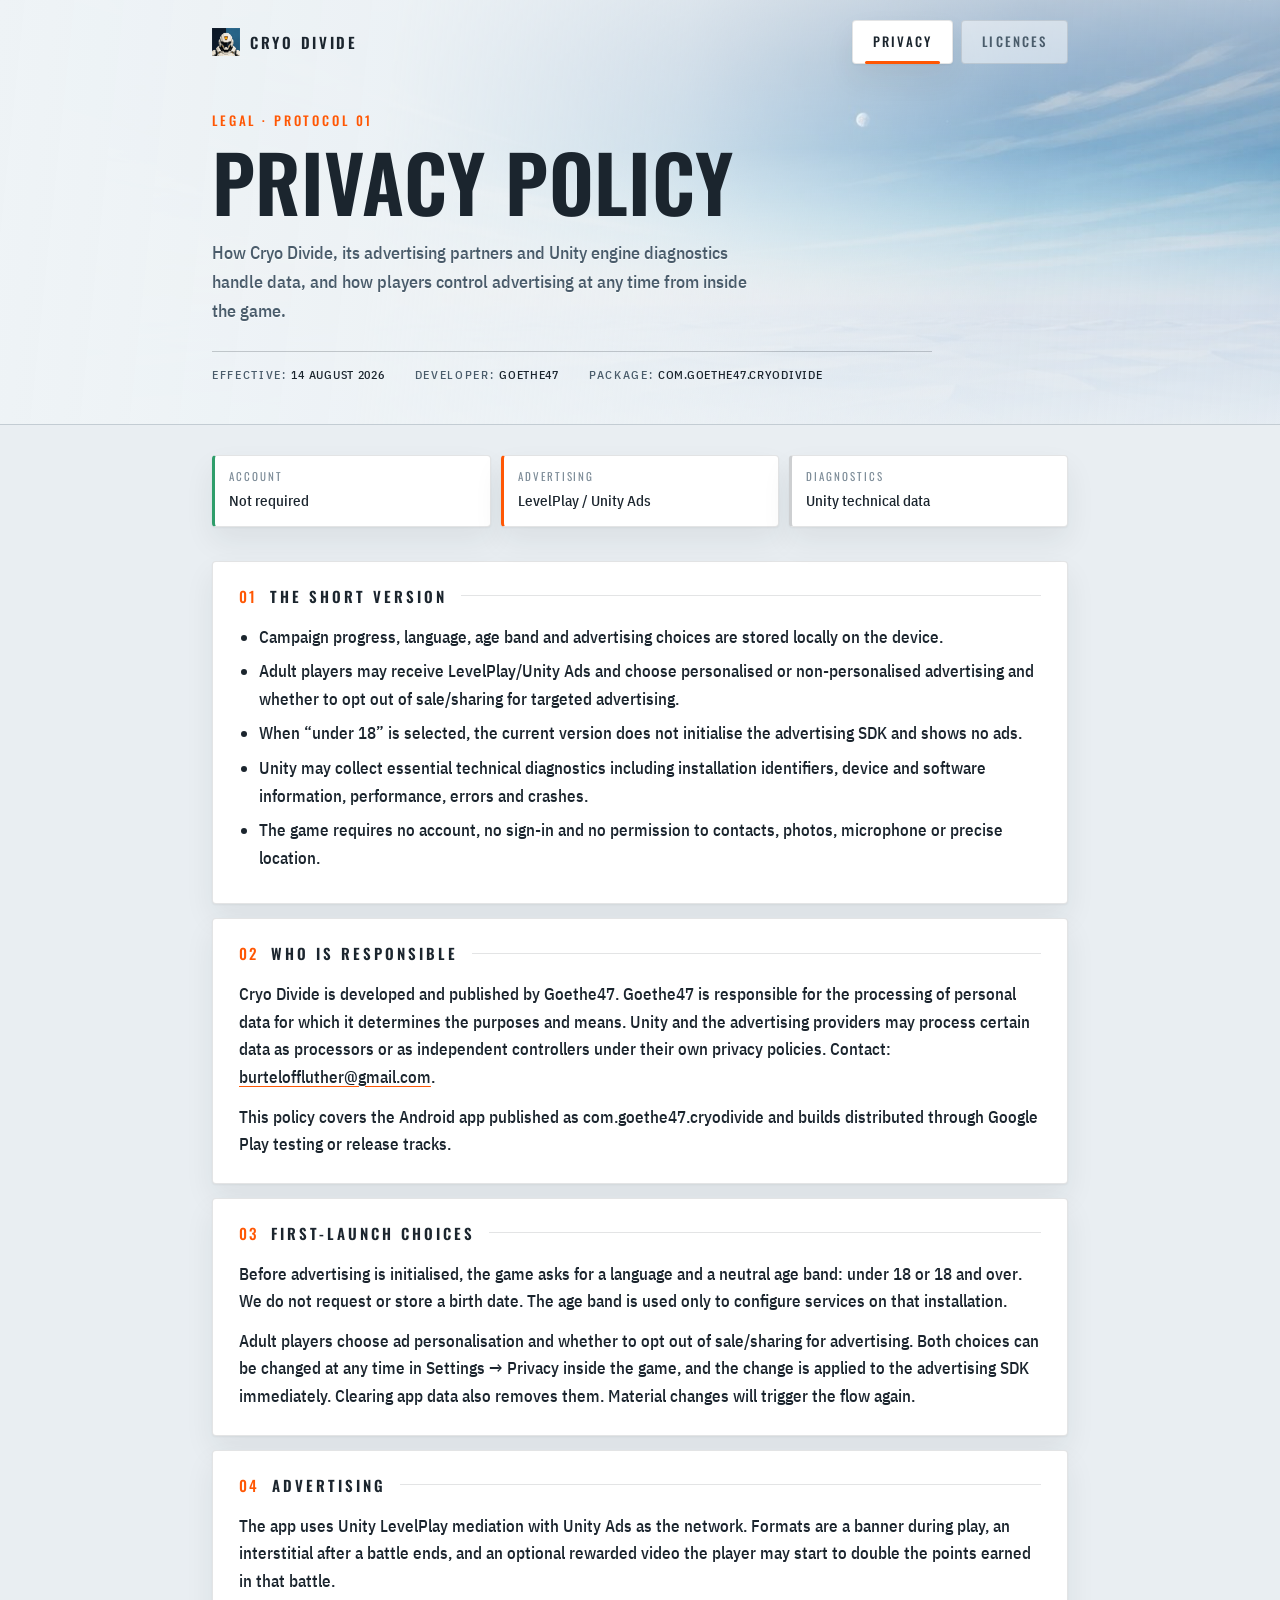
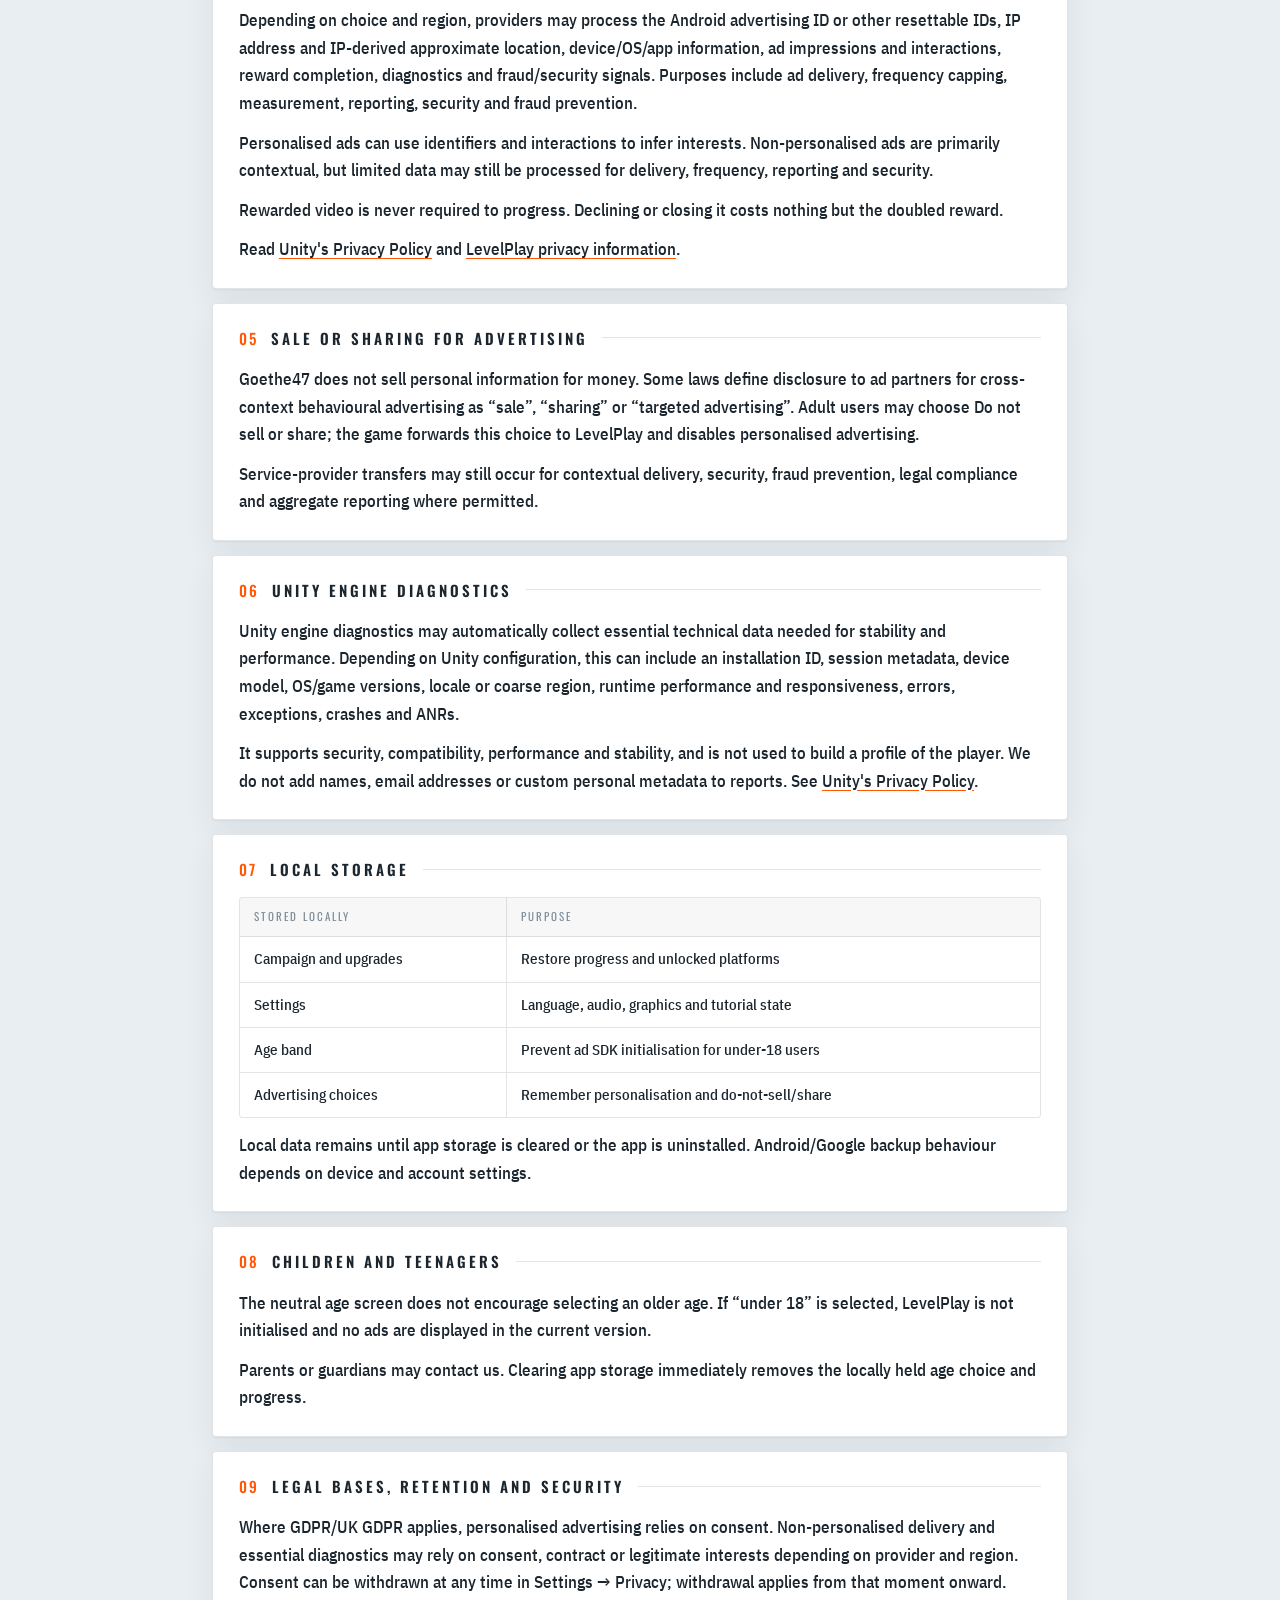
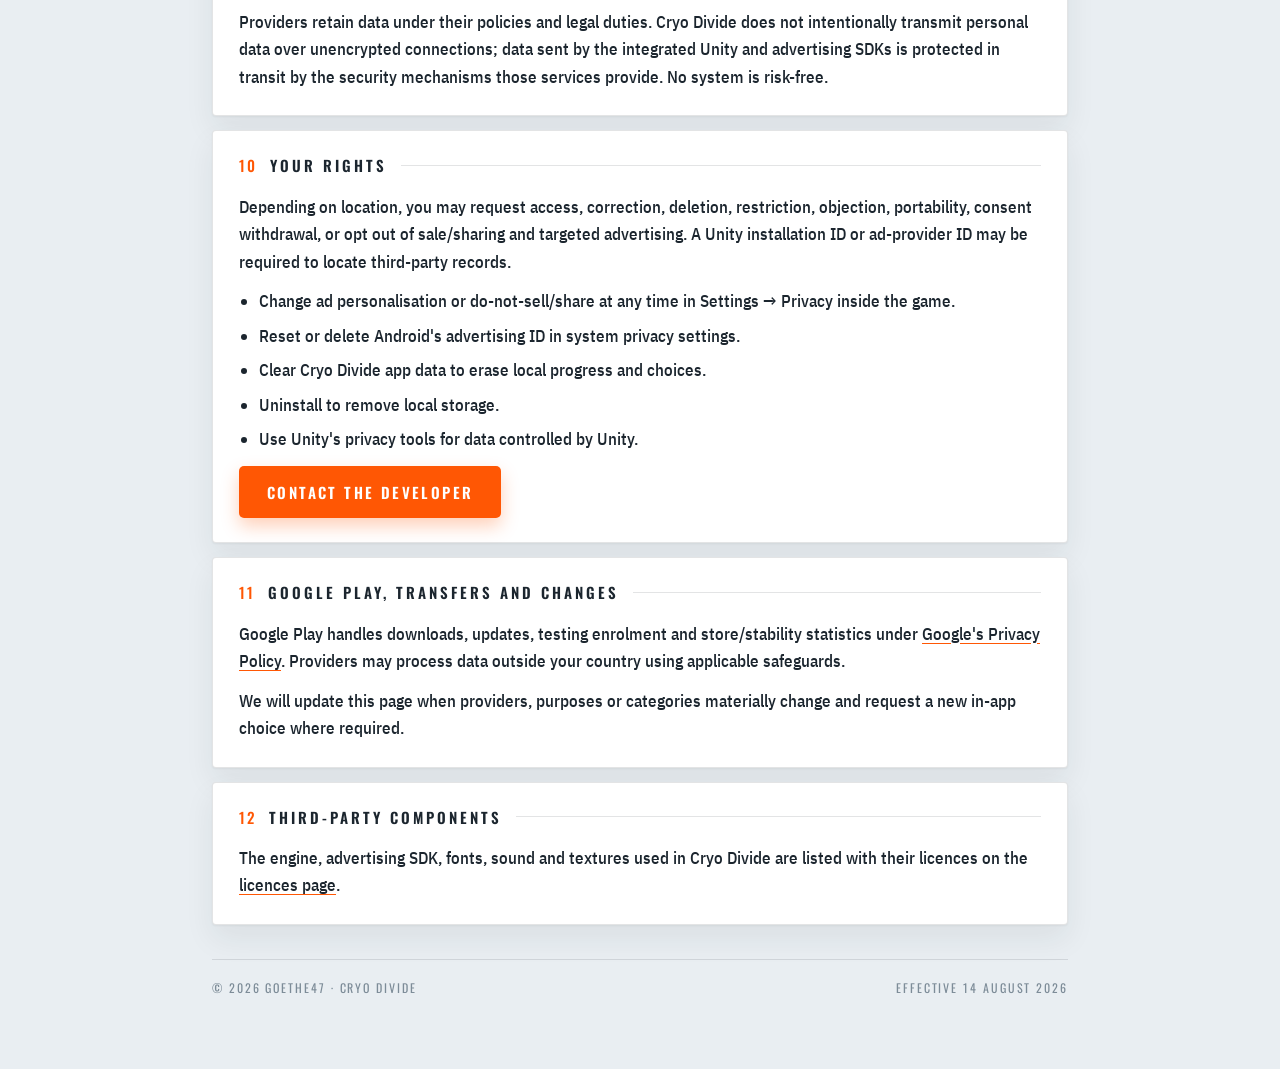
<file: index.html>
<!DOCTYPE html>
<html lang="en">
<head>
<meta charset="utf-8"><meta name="viewport" content="width=device-width,initial-scale=1">
<title>Cryo Divide — Privacy Policy</title>
<meta name="description" content="Cryo Divide privacy policy: advertising, Unity diagnostics, local data and the advertising choices a player can change at any time.">
<meta name="color-scheme" content="light"><meta name="theme-color" content="#e9eef2">
<link rel="icon" type="image/png" sizes="32x32" href="favicon-32x32.png"><link rel="apple-touch-icon" href="apple-touch-icon.png"><link rel="stylesheet" href="styles.css">
</head>
<body>

<div class="masthead"><div class="inner">
<div class="topbar">
<a class="brand" href="./"><img src="logo-mark.png" alt="">Cryo Divide</a>
<nav class="tabs"><a href="./" aria-current="page">Privacy</a><a href="licenses.html">Licences</a></nav>
</div>
<p class="kicker">Legal · Protocol 01</p>
<h1>Privacy Policy</h1>
<p class="lede">How Cryo Divide, its advertising partners and Unity engine diagnostics handle data, and how players control advertising at any time from inside the game.</p>
<div class="meta"><span>Effective: <b>14 August 2026</b></span><span>Developer: <b>Goethe47</b></span><span>Package: <b>com.goethe47.cryodivide</b></span></div>
</div></div>

<div class="wrap">

<div class="chips">
<div class="chip off"><span class="k">Account</span><span class="v">Not required</span></div>
<div class="chip on"><span class="k">Advertising</span><span class="v">LevelPlay / Unity Ads</span></div>
<div class="chip"><span class="k">Diagnostics</span><span class="v">Unity technical data</span></div>
</div>

<section><h2><span class="num">01</span>The short version</h2><ul>
<li>Campaign progress, language, age band and advertising choices are stored locally on the device.</li>
<li>Adult players may receive LevelPlay/Unity Ads and choose personalised or non-personalised advertising and whether to opt out of sale/sharing for targeted advertising.</li>
<li>When “under 18” is selected, the current version does not initialise the advertising SDK and shows no ads.</li>
<li>Unity may collect essential technical diagnostics including installation identifiers, device and software information, performance, errors and crashes.</li>
<li>The game requires no account, no sign-in and no permission to contacts, photos, microphone or precise location.</li></ul></section>

<section><h2><span class="num">02</span>Who is responsible</h2><p>Cryo Divide is developed and published by <strong>Goethe47</strong>. Goethe47 is responsible for the processing of personal data for which it determines the purposes and means. Unity and the advertising providers may process certain data as processors or as independent controllers under their own privacy policies. Contact: <a href="mailto:burteloffluther@gmail.com">burteloffluther@gmail.com</a>.</p><p>This policy covers the Android app published as <strong>com.goethe47.cryodivide</strong> and builds distributed through Google Play testing or release tracks.</p></section>

<section><h2><span class="num">03</span>First-launch choices</h2><p>Before advertising is initialised, the game asks for a language and a neutral age band: <strong>under 18</strong> or <strong>18 and over</strong>. We do not request or store a birth date. The age band is used only to configure services on that installation.</p><p>Adult players choose ad personalisation and whether to opt out of sale/sharing for advertising. Both choices can be changed at any time in <strong>Settings → Privacy</strong> inside the game, and the change is applied to the advertising SDK immediately. Clearing app data also removes them. Material changes will trigger the flow again.</p></section>

<section><h2><span class="num">04</span>Advertising</h2><p>The app uses <strong>Unity LevelPlay</strong> mediation with <strong>Unity Ads</strong> as the network. Formats are a banner during play, an interstitial after a battle ends, and an optional rewarded video the player may start to double the points earned in that battle.</p><p>Depending on choice and region, providers may process the Android advertising ID or other resettable IDs, IP address and IP-derived approximate location, device/OS/app information, ad impressions and interactions, reward completion, diagnostics and fraud/security signals. Purposes include ad delivery, frequency capping, measurement, reporting, security and fraud prevention.</p><p><strong>Personalised ads</strong> can use identifiers and interactions to infer interests. <strong>Non-personalised ads</strong> are primarily contextual, but limited data may still be processed for delivery, frequency, reporting and security.</p><p>Rewarded video is never required to progress. Declining or closing it costs nothing but the doubled reward.</p><p>Read <a href="https://unity.com/legal/privacy-policy" target="_blank" rel="noopener">Unity's Privacy Policy</a> and <a href="https://developers.is.com/ironsource-mobile/general/levelplay-privacy-policy/" target="_blank" rel="noopener">LevelPlay privacy information</a>.</p></section>

<section><h2><span class="num">05</span>Sale or sharing for advertising</h2><p>Goethe47 does not sell personal information for money. Some laws define disclosure to ad partners for cross-context behavioural advertising as “sale”, “sharing” or “targeted advertising”. Adult users may choose <strong>Do not sell or share</strong>; the game forwards this choice to LevelPlay and disables personalised advertising.</p><p>Service-provider transfers may still occur for contextual delivery, security, fraud prevention, legal compliance and aggregate reporting where permitted.</p></section>

<section><h2><span class="num">06</span>Unity engine diagnostics</h2><p>Unity engine diagnostics may automatically collect essential technical data needed for stability and performance. Depending on Unity configuration, this can include an installation ID, session metadata, device model, OS/game versions, locale or coarse region, runtime performance and responsiveness, errors, exceptions, crashes and ANRs.</p><p>It supports security, compatibility, performance and stability, and is not used to build a profile of the player. We do not add names, email addresses or custom personal metadata to reports. See <a href="https://unity.com/legal/privacy-policy" target="_blank" rel="noopener">Unity's Privacy Policy</a>.</p></section>

<section><h2><span class="num">07</span>Local storage</h2><div class="data-table"><div class="head">Stored locally</div><div class="head">Purpose</div><div>Campaign and upgrades</div><div>Restore progress and unlocked platforms</div><div>Settings</div><div>Language, audio, graphics and tutorial state</div><div>Age band</div><div>Prevent ad SDK initialisation for under-18 users</div><div>Advertising choices</div><div>Remember personalisation and do-not-sell/share</div></div><p>Local data remains until app storage is cleared or the app is uninstalled. Android/Google backup behaviour depends on device and account settings.</p></section>

<section><h2><span class="num">08</span>Children and teenagers</h2><p>The neutral age screen does not encourage selecting an older age. If “under 18” is selected, LevelPlay is not initialised and no ads are displayed in the current version.</p><p>Parents or guardians may contact us. Clearing app storage immediately removes the locally held age choice and progress.</p></section>

<section><h2><span class="num">09</span>Legal bases, retention and security</h2><p>Where GDPR/UK GDPR applies, personalised advertising relies on consent. Non-personalised delivery and essential diagnostics may rely on consent, contract or legitimate interests depending on provider and region. Consent can be withdrawn at any time in <strong>Settings → Privacy</strong>; withdrawal applies from that moment onward.</p><p>Providers retain data under their policies and legal duties. Cryo Divide does not intentionally transmit personal data over unencrypted connections; data sent by the integrated Unity and advertising SDKs is protected in transit by the security mechanisms those services provide. No system is risk-free.</p></section>

<section><h2><span class="num">10</span>Your rights</h2><p>Depending on location, you may request access, correction, deletion, restriction, objection, portability, consent withdrawal, or opt out of sale/sharing and targeted advertising. A Unity installation ID or ad-provider ID may be required to locate third-party records.</p><ul><li>Change ad personalisation or do-not-sell/share at any time in <strong>Settings → Privacy</strong> inside the game.</li><li>Reset or delete Android's advertising ID in system privacy settings.</li><li>Clear Cryo Divide app data to erase local progress and choices.</li><li>Uninstall to remove local storage.</li><li>Use Unity's privacy tools for data controlled by Unity.</li></ul><p><a class="action" href="mailto:burteloffluther@gmail.com">Contact the developer</a></p></section>

<section><h2><span class="num">11</span>Google Play, transfers and changes</h2><p>Google Play handles downloads, updates, testing enrolment and store/stability statistics under <a href="https://policies.google.com/privacy" target="_blank" rel="noopener">Google's Privacy Policy</a>. Providers may process data outside your country using applicable safeguards.</p><p>We will update this page when providers, purposes or categories materially change and request a new in-app choice where required.</p></section>

<section><h2><span class="num">12</span>Third-party components</h2><p>The engine, advertising SDK, fonts, sound and textures used in Cryo Divide are listed with their licences on the <a href="licenses.html">licences page</a>.</p></section>

<footer><span>© 2026 Goethe47 · Cryo Divide</span><span>Effective 14 August 2026</span></footer>
</div></body></html>
</file>
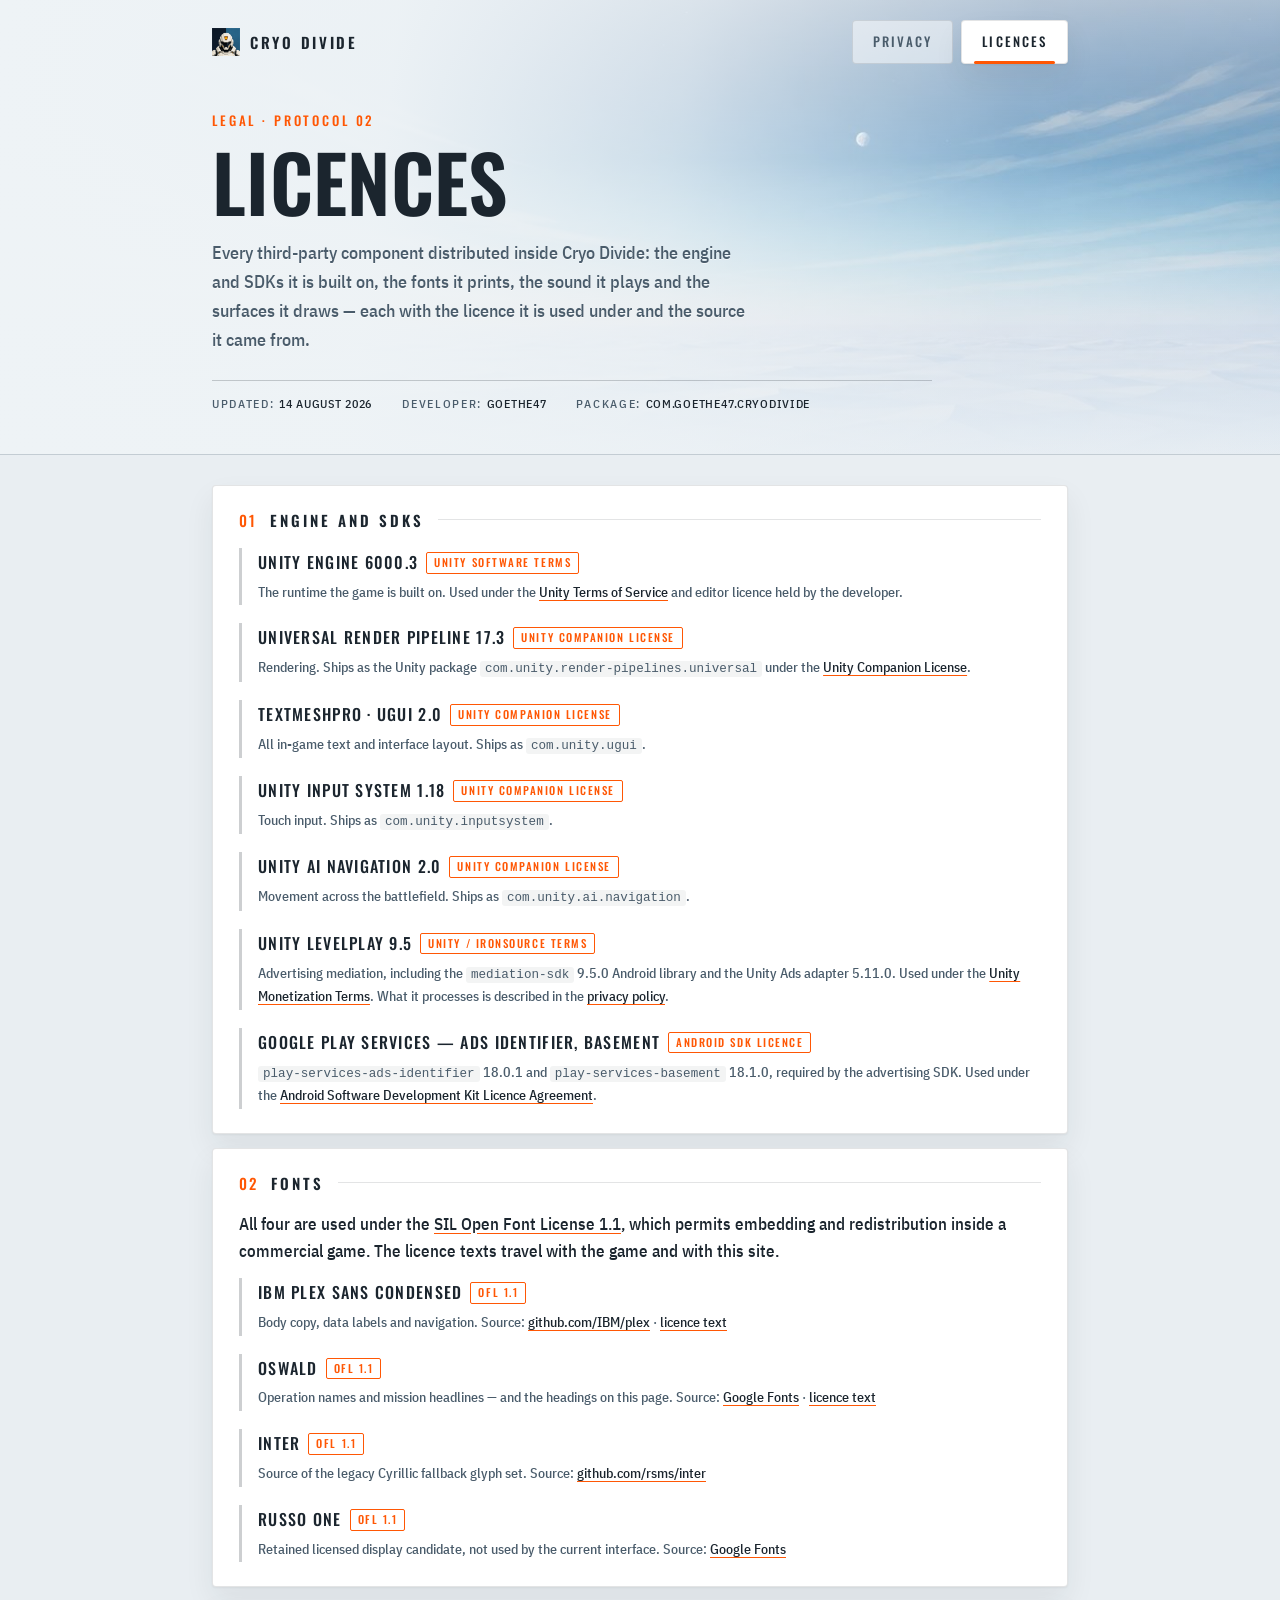
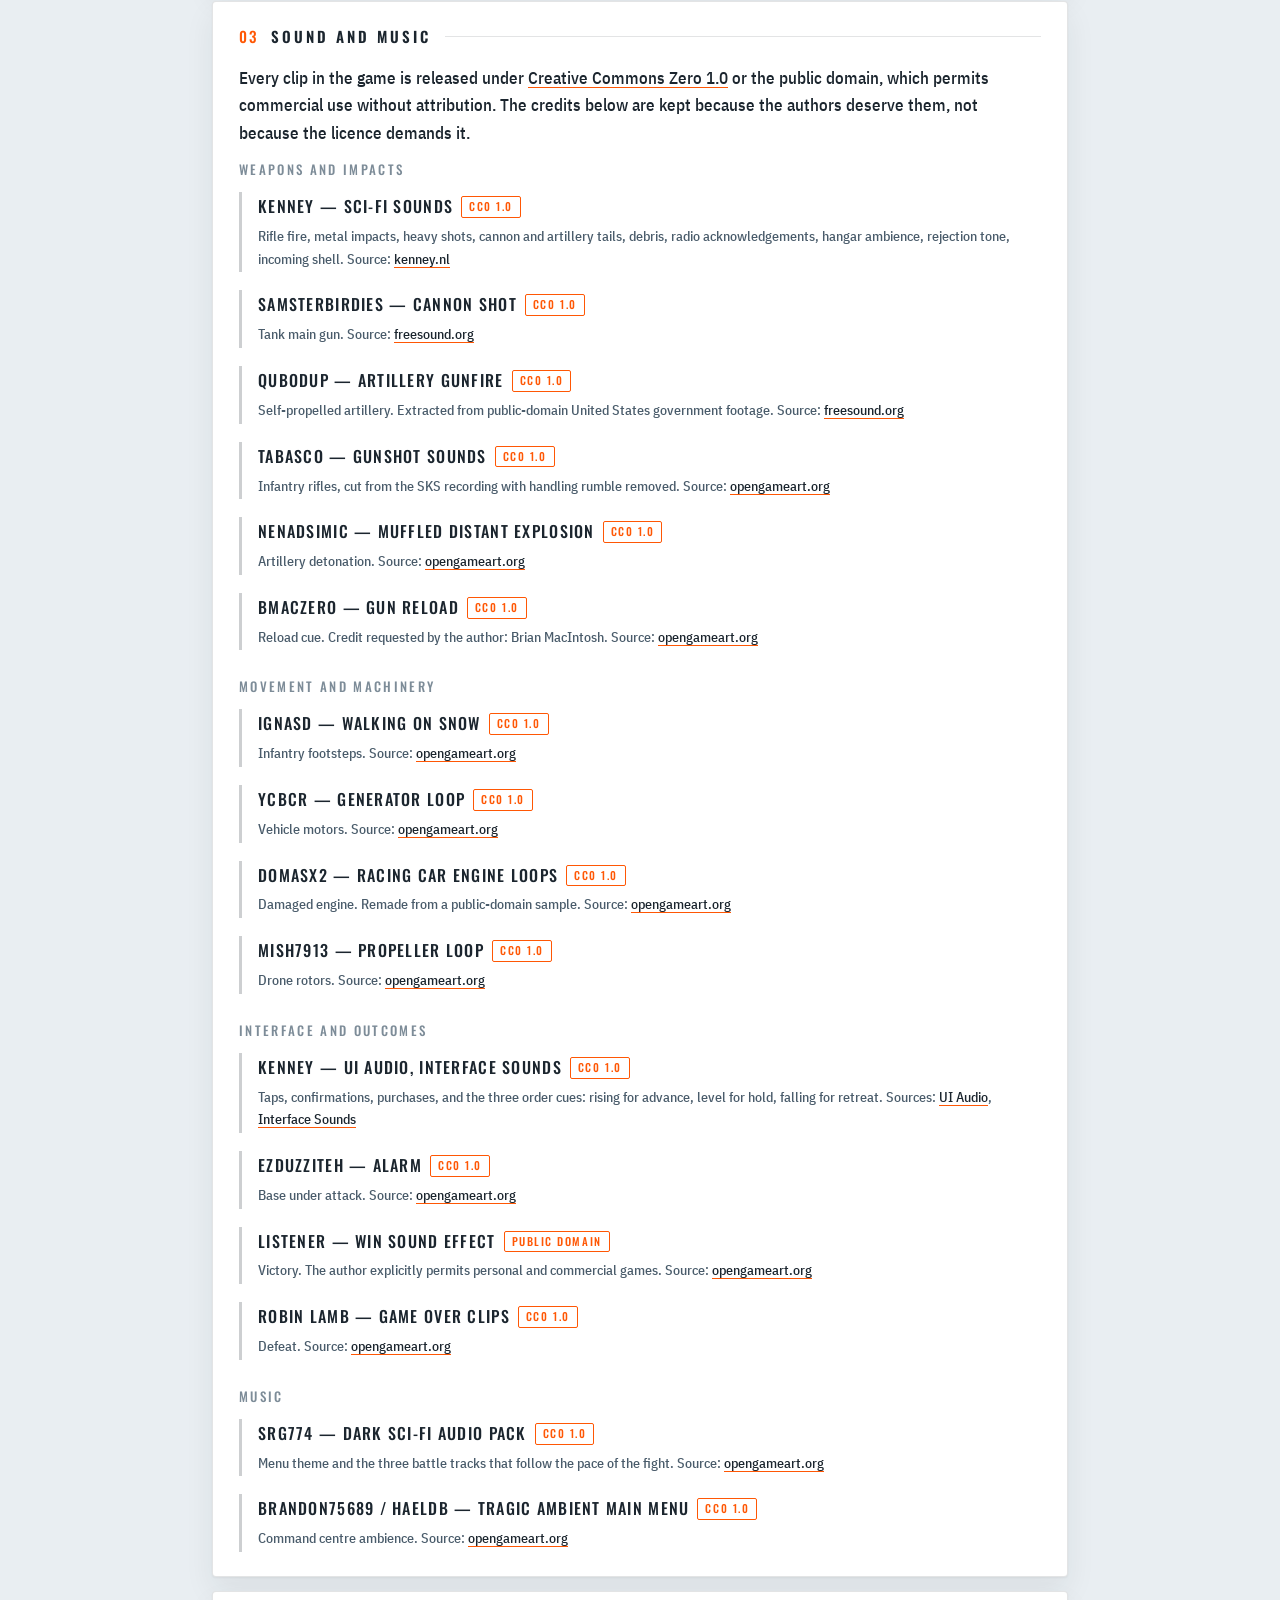
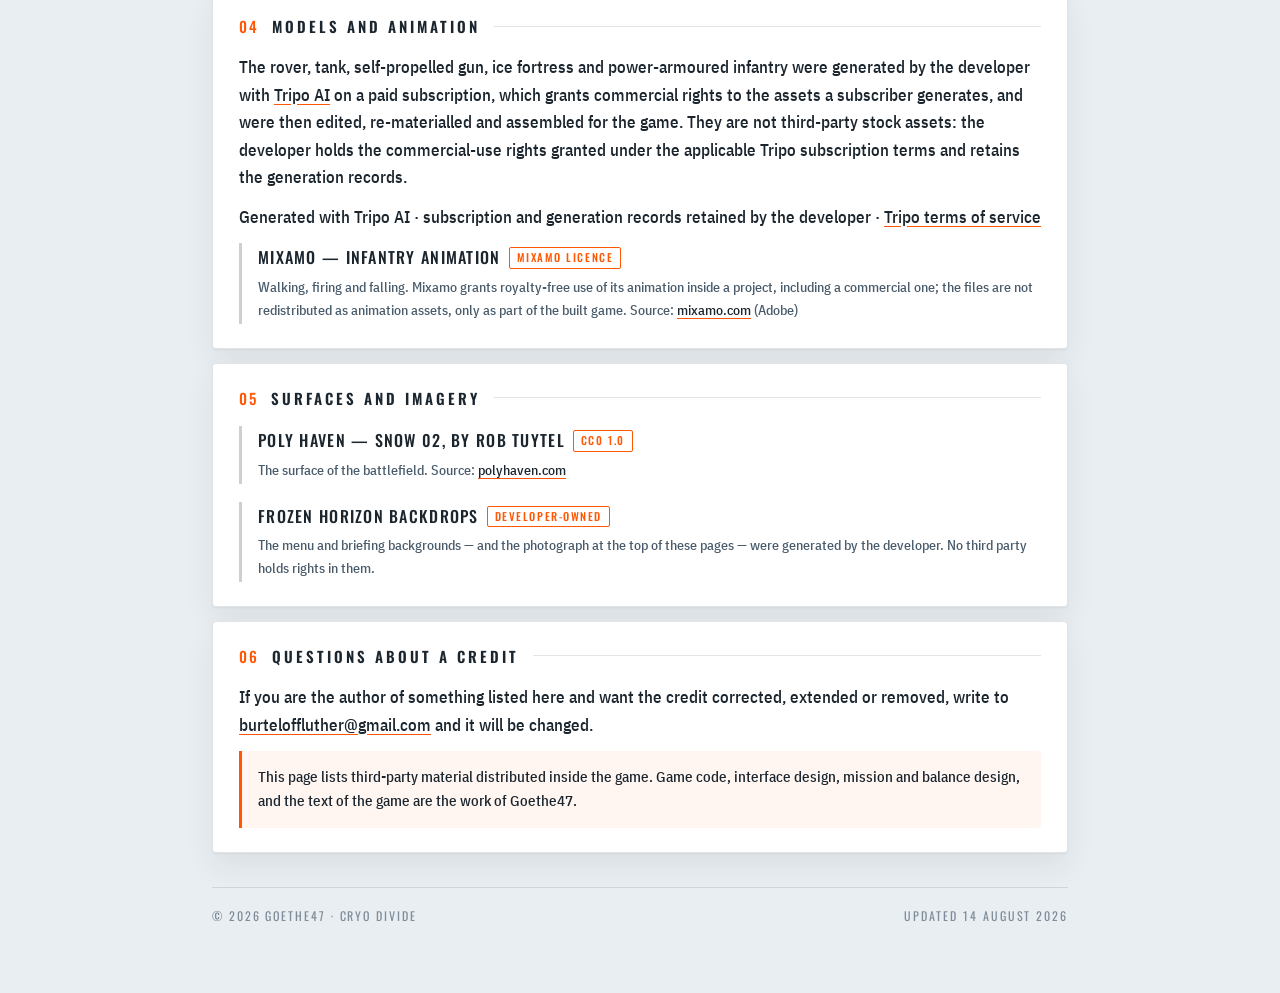
<file: licenses.html>
<!DOCTYPE html>
<html lang="en">
<head>
<meta charset="utf-8"><meta name="viewport" content="width=device-width,initial-scale=1">
<title>Cryo Divide — Licences</title>
<meta name="description" content="Third-party software, fonts, sound and textures used in Cryo Divide, with their licences and sources.">
<meta name="color-scheme" content="light"><meta name="theme-color" content="#e9eef2">
<link rel="icon" type="image/png" sizes="32x32" href="favicon-32x32.png"><link rel="apple-touch-icon" href="apple-touch-icon.png"><link rel="stylesheet" href="styles.css">
</head>
<body>

<div class="masthead"><div class="inner">
<div class="topbar">
<a class="brand" href="./"><img src="logo-mark.png" alt="">Cryo Divide</a>
<nav class="tabs"><a href="./">Privacy</a><a href="licenses.html" aria-current="page">Licences</a></nav>
</div>
<p class="kicker">Legal · Protocol 02</p>
<h1>Licences</h1>
<p class="lede">Every third-party component distributed inside Cryo Divide: the engine and SDKs it is built on, the fonts it prints, the sound it plays and the surfaces it draws — each with the licence it is used under and the source it came from.</p>
<div class="meta"><span>Updated: <b>14 August 2026</b></span><span>Developer: <b>Goethe47</b></span><span>Package: <b>com.goethe47.cryodivide</b></span></div>
</div></div>

<div class="wrap">

<section><h2><span class="num">01</span>Engine and SDKs</h2>

<div class="pack"><div class="name">Unity Engine 6000.3<span class="lic">Unity Software Terms</span></div>
<p class="files">The runtime the game is built on. Used under the <a href="https://unity.com/legal/terms-of-service" target="_blank" rel="noopener">Unity Terms of Service</a> and editor licence held by the developer.</p></div>

<div class="pack"><div class="name">Universal Render Pipeline 17.3<span class="lic">Unity Companion License</span></div>
<p class="files">Rendering. Ships as the Unity package <code>com.unity.render-pipelines.universal</code> under the <a href="https://unity.com/legal/licenses/unity-companion-license" target="_blank" rel="noopener">Unity Companion License</a>.</p></div>

<div class="pack"><div class="name">TextMeshPro · uGUI 2.0<span class="lic">Unity Companion License</span></div>
<p class="files">All in-game text and interface layout. Ships as <code>com.unity.ugui</code>.</p></div>

<div class="pack"><div class="name">Unity Input System 1.18<span class="lic">Unity Companion License</span></div>
<p class="files">Touch input. Ships as <code>com.unity.inputsystem</code>.</p></div>

<div class="pack"><div class="name">Unity AI Navigation 2.0<span class="lic">Unity Companion License</span></div>
<p class="files">Movement across the battlefield. Ships as <code>com.unity.ai.navigation</code>.</p></div>

<div class="pack"><div class="name">Unity LevelPlay 9.5<span class="lic">Unity / ironSource terms</span></div>
<p class="files">Advertising mediation, including the <code>mediation-sdk</code> 9.5.0 Android library and the Unity Ads adapter 5.11.0. Used under the <a href="https://unity.com/legal/monetization-services-terms-of-service" target="_blank" rel="noopener">Unity Monetization Terms</a>. What it processes is described in the <a href="./">privacy policy</a>.</p></div>

<div class="pack"><div class="name">Google Play services — Ads Identifier, Basement<span class="lic">Android SDK Licence</span></div>
<p class="files"><code>play-services-ads-identifier</code> 18.0.1 and <code>play-services-basement</code> 18.1.0, required by the advertising SDK. Used under the <a href="https://developer.android.com/studio/terms" target="_blank" rel="noopener">Android Software Development Kit Licence Agreement</a>.</p></div>

</section>

<section><h2><span class="num">02</span>Fonts</h2>
<p>All four are used under the <a href="https://openfontlicense.org/" target="_blank" rel="noopener">SIL Open Font License 1.1</a>, which permits embedding and redistribution inside a commercial game. The licence texts travel with the game and with this site.</p>

<div class="pack"><div class="name">IBM Plex Sans Condensed<span class="lic">OFL 1.1</span></div>
<p class="files">Body copy, data labels and navigation. Source: <a href="https://github.com/IBM/plex" target="_blank" rel="noopener">github.com/IBM/plex</a> · <a href="fonts/IBMPlex-OFL.txt">licence text</a></p></div>

<div class="pack"><div class="name">Oswald<span class="lic">OFL 1.1</span></div>
<p class="files">Operation names and mission headlines — and the headings on this page. Source: <a href="https://github.com/google/fonts/tree/main/ofl/oswald" target="_blank" rel="noopener">Google Fonts</a> · <a href="fonts/Oswald-OFL.txt">licence text</a></p></div>

<div class="pack"><div class="name">Inter<span class="lic">OFL 1.1</span></div>
<p class="files">Source of the legacy Cyrillic fallback glyph set. Source: <a href="https://github.com/rsms/inter" target="_blank" rel="noopener">github.com/rsms/inter</a></p></div>

<div class="pack"><div class="name">Russo One<span class="lic">OFL 1.1</span></div>
<p class="files">Retained licensed display candidate, not used by the current interface. Source: <a href="https://github.com/google/fonts/tree/main/ofl/russoone" target="_blank" rel="noopener">Google Fonts</a></p></div>

</section>

<section><h2><span class="num">03</span>Sound and music</h2>
<p>Every clip in the game is released under <a href="https://creativecommons.org/publicdomain/zero/1.0/" target="_blank" rel="noopener">Creative Commons Zero 1.0</a> or the public domain, which permits commercial use without attribution. The credits below are kept because the authors deserve them, not because the licence demands it.</p>

<h3>Weapons and impacts</h3>
<div class="pack"><div class="name">Kenney — Sci-fi Sounds<span class="lic">CC0 1.0</span></div>
<p class="files">Rifle fire, metal impacts, heavy shots, cannon and artillery tails, debris, radio acknowledgements, hangar ambience, rejection tone, incoming shell. Source: <a href="https://kenney.nl/assets/sci-fi-sounds" target="_blank" rel="noopener">kenney.nl</a></p></div>

<div class="pack"><div class="name">SamsterBirdies — Cannon shot<span class="lic">CC0 1.0</span></div>
<p class="files">Tank main gun. Source: <a href="https://freesound.org/people/SamsterBirdies/sounds/467883/" target="_blank" rel="noopener">freesound.org</a></p></div>

<div class="pack"><div class="name">qubodup — Artillery gunfire<span class="lic">CC0 1.0</span></div>
<p class="files">Self-propelled artillery. Extracted from public-domain United States government footage. Source: <a href="https://freesound.org/people/qubodup/sounds/239137/" target="_blank" rel="noopener">freesound.org</a></p></div>

<div class="pack"><div class="name">Tabasco — Gunshot sounds<span class="lic">CC0 1.0</span></div>
<p class="files">Infantry rifles, cut from the SKS recording with handling rumble removed. Source: <a href="https://opengameart.org/content/gunshot-sounds" target="_blank" rel="noopener">opengameart.org</a></p></div>

<div class="pack"><div class="name">NenadSimic — Muffled distant explosion<span class="lic">CC0 1.0</span></div>
<p class="files">Artillery detonation. Source: <a href="https://opengameart.org/content/muffled-distant-explosion" target="_blank" rel="noopener">opengameart.org</a></p></div>

<div class="pack"><div class="name">BMacZero — Gun reload<span class="lic">CC0 1.0</span></div>
<p class="files">Reload cue. Credit requested by the author: Brian MacIntosh. Source: <a href="https://opengameart.org/content/gun-reload-sound-effects" target="_blank" rel="noopener">opengameart.org</a></p></div>

<h3>Movement and machinery</h3>
<div class="pack"><div class="name">IgnasD — Walking on snow<span class="lic">CC0 1.0</span></div>
<p class="files">Infantry footsteps. Source: <a href="https://opengameart.org/content/walking-on-snow-sound" target="_blank" rel="noopener">opengameart.org</a></p></div>

<div class="pack"><div class="name">YCbCr — Generator loop<span class="lic">CC0 1.0</span></div>
<p class="files">Vehicle motors. Source: <a href="https://opengameart.org/content/generator-loop" target="_blank" rel="noopener">opengameart.org</a></p></div>

<div class="pack"><div class="name">domasx2 — Racing car engine loops<span class="lic">CC0 1.0</span></div>
<p class="files">Damaged engine. Remade from a public-domain sample. Source: <a href="https://opengameart.org/content/racing-car-engine-sound-loops" target="_blank" rel="noopener">opengameart.org</a></p></div>

<div class="pack"><div class="name">Mish7913 — Propeller loop<span class="lic">CC0 1.0</span></div>
<p class="files">Drone rotors. Source: <a href="https://opengameart.org/content/propeller-cartoon-loop" target="_blank" rel="noopener">opengameart.org</a></p></div>

<h3>Interface and outcomes</h3>
<div class="pack"><div class="name">Kenney — UI Audio, Interface Sounds<span class="lic">CC0 1.0</span></div>
<p class="files">Taps, confirmations, purchases, and the three order cues: rising for advance, level for hold, falling for retreat. Sources: <a href="https://kenney.nl/assets/ui-audio" target="_blank" rel="noopener">UI Audio</a>, <a href="https://kenney.nl/assets/interface-sounds" target="_blank" rel="noopener">Interface Sounds</a></p></div>

<div class="pack"><div class="name">EZduzziteh — Alarm<span class="lic">CC0 1.0</span></div>
<p class="files">Base under attack. Source: <a href="https://opengameart.org/content/alarm-1" target="_blank" rel="noopener">opengameart.org</a></p></div>

<div class="pack"><div class="name">Listener — Win sound effect<span class="lic">Public domain</span></div>
<p class="files">Victory. The author explicitly permits personal and commercial games. Source: <a href="https://opengameart.org/content/win-sound-effect" target="_blank" rel="noopener">opengameart.org</a></p></div>

<div class="pack"><div class="name">Robin Lamb — Game over clips<span class="lic">CC0 1.0</span></div>
<p class="files">Defeat. Source: <a href="https://opengameart.org/content/game-over-dark-short-music-clips" target="_blank" rel="noopener">opengameart.org</a></p></div>

<h3>Music</h3>
<div class="pack"><div class="name">SRG774 — Dark Sci-Fi Audio Pack<span class="lic">CC0 1.0</span></div>
<p class="files">Menu theme and the three battle tracks that follow the pace of the fight. Source: <a href="https://opengameart.org/content/dark-sci-fi-audio-pack" target="_blank" rel="noopener">opengameart.org</a></p></div>

<div class="pack"><div class="name">brandon75689 / HaelDB — Tragic ambient main menu<span class="lic">CC0 1.0</span></div>
<p class="files">Command centre ambience. Source: <a href="https://opengameart.org/content/tragic-ambient-main-menu" target="_blank" rel="noopener">opengameart.org</a></p></div>

</section>

<section><h2><span class="num">04</span>Models and animation</h2>
<p>The rover, tank, self-propelled gun, ice fortress and power-armoured infantry were generated by the developer with <a href="https://www.tripo3d.ai/" target="_blank" rel="noopener">Tripo AI</a> on a paid subscription, which grants commercial rights to the assets a subscriber generates, and were then edited, re-materialled and assembled for the game. They are not third-party stock assets: the developer holds the commercial-use rights granted under the applicable Tripo subscription terms and retains the generation records.</p>
<p class="files">Generated with Tripo AI · subscription and generation records retained by the developer · <a href="https://www.tripo3d.ai/terms" target="_blank" rel="noopener">Tripo terms of service</a></p>

<div class="pack"><div class="name">Mixamo — infantry animation<span class="lic">Mixamo licence</span></div>
<p class="files">Walking, firing and falling. Mixamo grants royalty-free use of its animation inside a project, including a commercial one; the files are not redistributed as animation assets, only as part of the built game. Source: <a href="https://www.mixamo.com/" target="_blank" rel="noopener">mixamo.com</a> (Adobe)</p></div>
</section>

<section><h2><span class="num">05</span>Surfaces and imagery</h2>
<div class="pack"><div class="name">Poly Haven — Snow 02, by Rob Tuytel<span class="lic">CC0 1.0</span></div>
<p class="files">The surface of the battlefield. Source: <a href="https://polyhaven.com/a/snow_02" target="_blank" rel="noopener">polyhaven.com</a></p></div>

<div class="pack"><div class="name">Frozen horizon backdrops<span class="lic">Developer-owned</span></div>
<p class="files">The menu and briefing backgrounds — and the photograph at the top of these pages — were generated by the developer. No third party holds rights in them.</p></div>
</section>

<section><h2><span class="num">06</span>Questions about a credit</h2>
<p>If you are the author of something listed here and want the credit corrected, extended or removed, write to <a href="mailto:burteloffluther@gmail.com">burteloffluther@gmail.com</a> and it will be changed.</p>
<p class="note">This page lists third-party material distributed inside the game. Game code, interface design, mission and balance design, and the text of the game are the work of Goethe47.</p>
</section>

<footer><span>© 2026 Goethe47 · Cryo Divide</span><span>Updated 14 August 2026</span></footer>
</div></body></html>
</file>
<file: styles.css>
/* Cryo Divide — legal pages.

   These pages are built to read like the game's briefing screen, because that is
   the screen a player recognises: the frozen horizon bleeding into white paper,
   two pill tabs with an orange bar under the active one, a small orange kicker
   over a very large condensed headline, and section labels that trail a hairline
   across the page. The palette is the game's own - ice paper, ink navy, and the
   single orange (255,87,4) the command centre uses for the active tab and the
   accept button. Type is the game's type: Oswald for headings, IBM Plex Sans
   Condensed for body, both shipped from this repository so a page about privacy
   never has to hand the reader's address to a font CDN. One light theme only. */

@font-face {
  font-family: 'Cryo Display';
  src: url('fonts/Oswald-Variable.ttf') format('truetype-variations');
  font-weight: 200 700;
  font-display: swap;
}
@font-face {
  font-family: 'Cryo Body';
  src: url('fonts/IBMPlexSansCondensed-Medium.ttf') format('truetype');
  font-weight: 400 600;
  font-display: swap;
}

:root {
  --paper: #e9eef2;
  --card: #ffffff;
  --ink: #1b252e;
  --muted: #4a5c6b;
  --faint: #7d8c98;
  --accent: #ff5704;
  --line: rgba(27, 37, 46, .12);
  --line-strong: rgba(27, 37, 46, .22);
  --shadow: 0 1px 2px rgba(27, 37, 46, .05), 0 14px 30px rgba(27, 37, 46, .07);
  --display: 'Cryo Display', 'Oswald', 'Arial Narrow', sans-serif;
  color-scheme: light;
}

* { box-sizing: border-box; }
html { -webkit-text-size-adjust: 100%; }

body {
  margin: 0;
  background: var(--paper);
  color: var(--ink);
  font: 400 17px/1.62 'Cryo Body', 'IBM Plex Sans Condensed', 'Segoe UI', system-ui, sans-serif;
}

/* ── the briefing header ───────────────────────────────────────────────────
   The photograph sits behind the top of the page and dissolves into paper
   before it reaches the text, exactly as the mission briefing does. It is
   decorative: every word stays on solid paper, so nothing depends on it. */

.masthead {
  position: relative;
  overflow: hidden;
  background: #dbe4ea;
  border-bottom: 1px solid var(--line);
}

.masthead::before {
  content: '';
  position: absolute;
  inset: 0;
  /* Framed low so the ridge line and the snow field carry the header, not the
     empty sky above them. */
  background: url('horizon.jpg') 50% 66% / cover no-repeat;
}

.masthead::after {
  content: '';
  position: absolute;
  inset: 0;
  background:
    linear-gradient(96deg, #eef3f6 0%, rgba(238, 243, 246, .97) 30%, rgba(238, 243, 246, .72) 52%, rgba(238, 243, 246, .18) 78%, rgba(238, 243, 246, .06) 100%),
    linear-gradient(180deg, rgba(255, 255, 255, .55) 0%, rgba(255, 255, 255, 0) 35%, rgba(233, 238, 242, .85) 100%);
}

.masthead > * { position: relative; z-index: 1; }

.masthead .inner { max-width: 900px; margin: 0 auto; padding: 20px 22px 40px; }

.topbar {
  display: flex;
  align-items: center;
  justify-content: space-between;
  gap: 14px;
  flex-wrap: wrap;
  margin-bottom: 46px;
}

.brand {
  display: inline-flex;
  align-items: center;
  gap: 10px;
  font-family: var(--display);
  font-weight: 600;
  font-size: 15px;
  letter-spacing: .18em;
  text-transform: uppercase;
  color: var(--ink);
  text-decoration: none;
}

.brand img { width: 28px; height: 28px; display: block; }

/* The command centre's tab strip: a white slab for the page you are on with the
   orange bar beneath it, a flat translucent one for the page you are not. */
.tabs { display: flex; gap: 8px; }

.tabs a {
  position: relative;
  font-family: var(--display);
  font-size: 13px;
  font-weight: 500;
  letter-spacing: .16em;
  text-transform: uppercase;
  color: var(--muted);
  text-decoration: none;
  padding: 10px 20px 11px;
  border-radius: 4px;
  background: rgba(255, 255, 255, .5);
  border: 1px solid var(--line);
  transition: background .15s, color .15s;
}

.tabs a:hover { background: rgba(255, 255, 255, .85); color: var(--ink); }

.tabs a[aria-current='page'] {
  background: #fff;
  color: var(--ink);
  box-shadow: var(--shadow);
}

.tabs a[aria-current='page']::after {
  content: '';
  position: absolute;
  left: 12px; right: 12px; bottom: -1px;
  height: 3px;
  background: var(--accent);
  border-radius: 2px;
}

.kicker {
  font-family: var(--display);
  font-size: 13px;
  font-weight: 500;
  letter-spacing: .22em;
  text-transform: uppercase;
  color: var(--accent);
  margin: 0 0 12px;
}

h1 {
  font-family: var(--display);
  font-weight: 600;
  font-size: clamp(42px, 9vw, 78px);
  line-height: .98;
  letter-spacing: .004em;
  text-transform: uppercase;
  margin: 0 0 18px;
  max-width: 15ch;
}

.lede {
  font-size: 18px;
  color: var(--muted);
  max-width: 54ch;
  margin: 0 0 26px;
  text-shadow: 0 1px 0 rgba(255, 255, 255, .6);
}

.meta {
  display: flex;
  flex-wrap: wrap;
  gap: 8px 30px;
  padding: 13px 0 0;
  border-top: 1px solid var(--line-strong);
  max-width: 720px;
  font-size: 12px;
  letter-spacing: .14em;
  text-transform: uppercase;
  color: var(--muted);
}

.meta b { color: var(--ink); font-weight: 600; letter-spacing: .06em; }

/* ── body ──────────────────────────────────────────────────────────────── */

.wrap { max-width: 900px; margin: 0 auto; padding: 30px 22px 72px; }

/* Status chips read like the briefing's short facts column. */
.chips {
  display: grid;
  grid-template-columns: repeat(auto-fit, minmax(190px, 1fr));
  gap: 10px;
  margin: 0 0 34px;
}

.chip {
  background: var(--card);
  border: 1px solid var(--line);
  border-left: 3px solid var(--line-strong);
  border-radius: 4px;
  padding: 12px 14px;
  box-shadow: var(--shadow);
}

.chip .k {
  display: block;
  font-family: var(--display);
  font-size: 11px;
  letter-spacing: .18em;
  text-transform: uppercase;
  color: var(--faint);
  margin-bottom: 3px;
}

.chip .v { display: block; font-weight: 600; font-size: 15px; }
.chip.on { border-left-color: var(--accent); }
.chip.off { border-left-color: #2f9e6b; }

section {
  background: var(--card);
  border: 1px solid var(--line);
  border-radius: 4px;
  padding: 22px 26px 24px;
  margin-bottom: 14px;
  box-shadow: var(--shadow);
}

/* The game labels a block with small type and lets a hairline run out to the
   end of the panel. Same here, with the section number in orange. */
h2 {
  display: flex;
  align-items: center;
  gap: 14px;
  font-family: var(--display);
  font-weight: 600;
  font-size: 15px;
  letter-spacing: .2em;
  text-transform: uppercase;
  color: var(--ink);
  margin: 0 0 16px;
}

h2::after {
  content: '';
  flex: 1;
  height: 1px;
  background: var(--line);
}

.num { color: var(--accent); font-weight: 500; letter-spacing: .1em; }

h3 {
  font-family: var(--display);
  font-weight: 500;
  font-size: 13px;
  letter-spacing: .18em;
  text-transform: uppercase;
  color: var(--faint);
  margin: 26px 0 12px;
}

section > h3:first-of-type { margin-top: 2px; }

p { margin: 0 0 12px; }
p:last-child, ul:last-child, .data-table:last-child, .pack:last-child { margin-bottom: 0; }

ul { margin: 0 0 12px; padding-left: 20px; }
li { margin-bottom: 7px; }

a { color: var(--ink); text-decoration-color: var(--accent); text-underline-offset: 3px; }
a:hover { color: var(--accent); }
strong { font-weight: 600; }
code { font-family: ui-monospace, Consolas, monospace; font-size: .9em; background: rgba(27, 37, 46, .05); padding: 1px 5px; border-radius: 3px; }

/* ── tables ────────────────────────────────────────────────────────────── */

.data-table {
  display: grid;
  grid-template-columns: minmax(140px, 1fr) 2fr;
  border: 1px solid var(--line);
  border-radius: 3px;
  overflow: hidden;
  margin-bottom: 14px;
}

.data-table > div { padding: 10px 14px; border-bottom: 1px solid var(--line); font-size: 15px; }
.data-table > div:nth-child(odd) { border-right: 1px solid var(--line); }
.data-table > div:nth-last-child(-n+2) { border-bottom: 0; }

.data-table .head {
  font-family: var(--display);
  font-size: 11px;
  letter-spacing: .18em;
  text-transform: uppercase;
  color: var(--faint);
  background: rgba(27, 37, 46, .035);
}

/* ── licence entries ───────────────────────────────────────────────────── */

.pack { border-left: 3px solid var(--line-strong); padding: 2px 0 2px 16px; margin: 0 0 18px; }

.pack .name {
  font-family: var(--display);
  font-size: 16px;
  font-weight: 500;
  letter-spacing: .08em;
  text-transform: uppercase;
}

.pack .lic {
  display: inline-block;
  font-family: var(--display);
  font-size: 11px;
  font-weight: 500;
  letter-spacing: .14em;
  text-transform: uppercase;
  color: var(--accent);
  border: 1px solid var(--accent);
  border-radius: 2px;
  padding: 1px 7px;
  margin-left: 8px;
  vertical-align: 2px;
  white-space: nowrap;
}

.pack .files { font-size: 14px; color: var(--muted); margin: 5px 0 0; word-break: break-word; }

.note {
  border-left: 3px solid var(--accent);
  background: rgba(255, 87, 4, .05);
  padding: 14px 16px;
  border-radius: 0 3px 3px 0;
  font-size: 15px;
}

/* The accept button from the briefing, doing the one job this page has. */
.action {
  display: inline-flex;
  align-items: center;
  gap: 10px;
  background: var(--accent);
  color: #fff;
  font-family: var(--display);
  font-size: 15px;
  font-weight: 600;
  letter-spacing: .16em;
  text-transform: uppercase;
  text-decoration: none;
  padding: 14px 28px;
  border-radius: 5px;
  box-shadow: 0 8px 18px rgba(255, 87, 4, .28);
}

.action:hover { color: #fff; background: #f04d00; }

footer {
  display: flex;
  justify-content: space-between;
  flex-wrap: wrap;
  gap: 8px;
  margin-top: 34px;
  padding-top: 18px;
  border-top: 1px solid var(--line);
  font-family: var(--display);
  font-size: 12px;
  letter-spacing: .16em;
  text-transform: uppercase;
  color: var(--faint);
}

@media (max-width: 620px) {
  .masthead .inner { padding: 16px 15px 32px; }
  .topbar { margin-bottom: 34px; }
  .masthead::after {
    background:
      linear-gradient(180deg, rgba(238, 243, 246, .35) 0%, rgba(238, 243, 246, .88) 42%, #e9eef2 100%);
  }
  h1 { max-width: none; }
  .wrap { padding: 22px 15px 56px; }
  section { padding: 18px 17px 20px; }
  .data-table { grid-template-columns: 1fr; }
  .data-table > div:nth-child(odd) { border-right: 0; }
  .data-table > div:nth-last-child(2) { border-bottom: 1px solid var(--line); }
}
</file>
